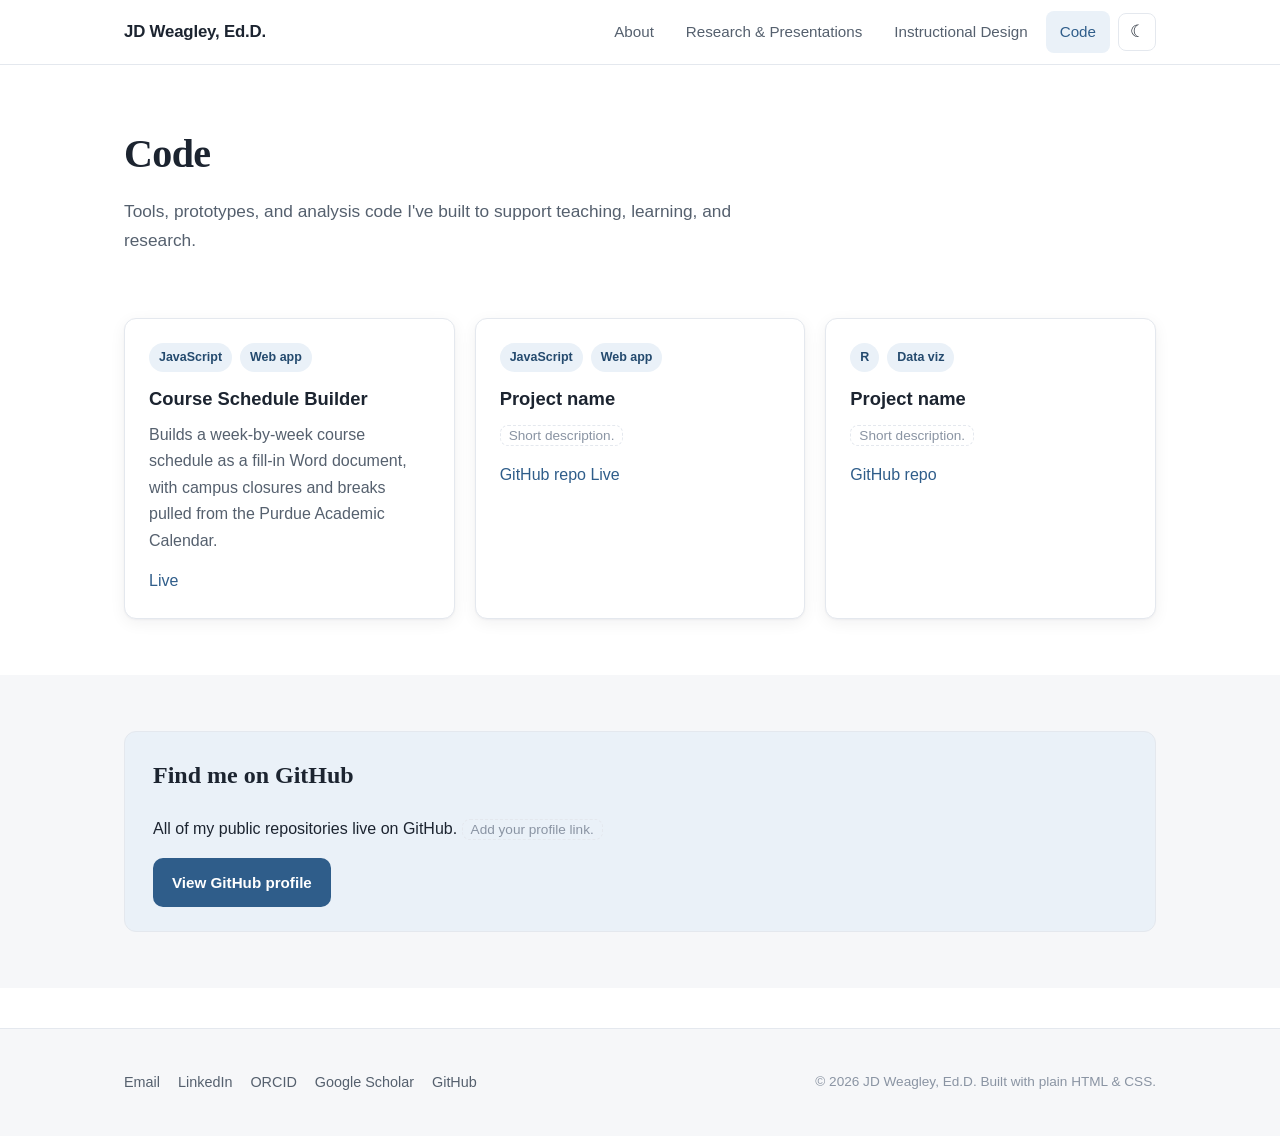
<file: code.html>
<!doctype html>
<html lang="en">
<head>
  <meta charset="utf-8" />
  <meta name="viewport" content="width=device-width, initial-scale=1" />
  <title>Code — JD Weagley, Ed.D.</title>
  <meta name="description" content="Code projects, tools, and prototypes developed by JD Weagley, Ed.D." />
  <link rel="stylesheet" href="assets/css/styles.css" />
  <link rel="icon" href="data:image/svg+xml,<svg xmlns='http://www.w3.org/2000/svg' viewBox='0 0 100 100'><text y='.9em' font-size='90'>🎓</text></svg>" />
</head>
<body>
  <a class="skip-link" href="#main">Skip to content</a>

  <header class="site-header">
    <div class="container">
      <nav class="nav" aria-label="Primary">
        <a class="brand" href="index.html">JD Weagley, Ed.D.</a>
        <div class="nav-right">
          <ul class="nav-links" id="nav-links">
            <li><a href="index.html">About</a></li>
            <li><a href="research.html">Research &amp; Presentations</a></li>
            <li><a href="instructional-design.html">Instructional Design</a></li>
            <li><a href="code.html" class="active">Code</a></li>
          </ul>
          <button id="theme-toggle" class="icon-btn" type="button" aria-label="Toggle color theme">☾</button>
          <button class="nav-toggle" aria-controls="nav-links" aria-expanded="false" aria-label="Toggle menu">☰</button>
        </div>
      </nav>
    </div>
  </header>

  <main id="main">
    <div class="page-head">
      <div class="container">
        <h1>Code</h1>
        <p>Tools, prototypes, and analysis code I've built to support teaching, learning, and research.</p>
      </div>
    </div>

    <section>
      <div class="container">
        <div class="card-grid">
          <article class="card">
            <ul class="tags"><li class="tag">JavaScript</li><li class="tag">Web app</li></ul>
            <h3 style="margin-top:12px">Course Schedule Builder</h3>
            <p>Builds a week-by-week course schedule as a fill-in Word document, with campus closures and breaks pulled from the Purdue Academic Calendar.</p>
            <div class="item-links">
              <a href="course-schedule/">Live</a>
            </div>
          </article>

          <article class="card">
            <ul class="tags"><li class="tag">JavaScript</li><li class="tag">Web app</li></ul>
            <h3 style="margin-top:12px">Project name</h3>
            <p><span class="placeholder">Short description.</span></p>
            <div class="item-links">
              <a href="#">GitHub repo</a>
              <a href="#">Live</a>
            </div>
          </article>

          <article class="card">
            <ul class="tags"><li class="tag">R</li><li class="tag">Data viz</li></ul>
            <h3 style="margin-top:12px">Project name</h3>
            <p><span class="placeholder">Short description.</span></p>
            <div class="item-links">
              <a href="#">GitHub repo</a>
            </div>
          </article>
        </div>
      </div>
    </section>

    <section class="section-soft">
      <div class="container">
        <div class="callout">
          <h2>Find me on GitHub</h2>
          <p>All of my public repositories live on GitHub. <span class="placeholder">Add your profile link.</span></p>
          <div class="btn-row">
            <a class="btn btn-primary" href="https://github.com/">View GitHub profile</a>
          </div>
        </div>
      </div>
    </section>
  </main>

  <footer class="site-footer">
    <div class="container footer-inner">
      <ul class="footer-links">
        <li><a href="mailto:jweagley@purdue.edu">Email</a></li>
        <li><a href="#">LinkedIn</a></li>
        <li><a href="#">ORCID</a></li>
        <li><a href="#">Google Scholar</a></li>
        <li><a href="#">GitHub</a></li>
      </ul>
      <p class="footer-note">© <span id="year"></span> JD Weagley, Ed.D. Built with plain HTML &amp; CSS.</p>
    </div>
  </footer>

  <script src="assets/js/main.js"></script>
</body>
</html>
</file>
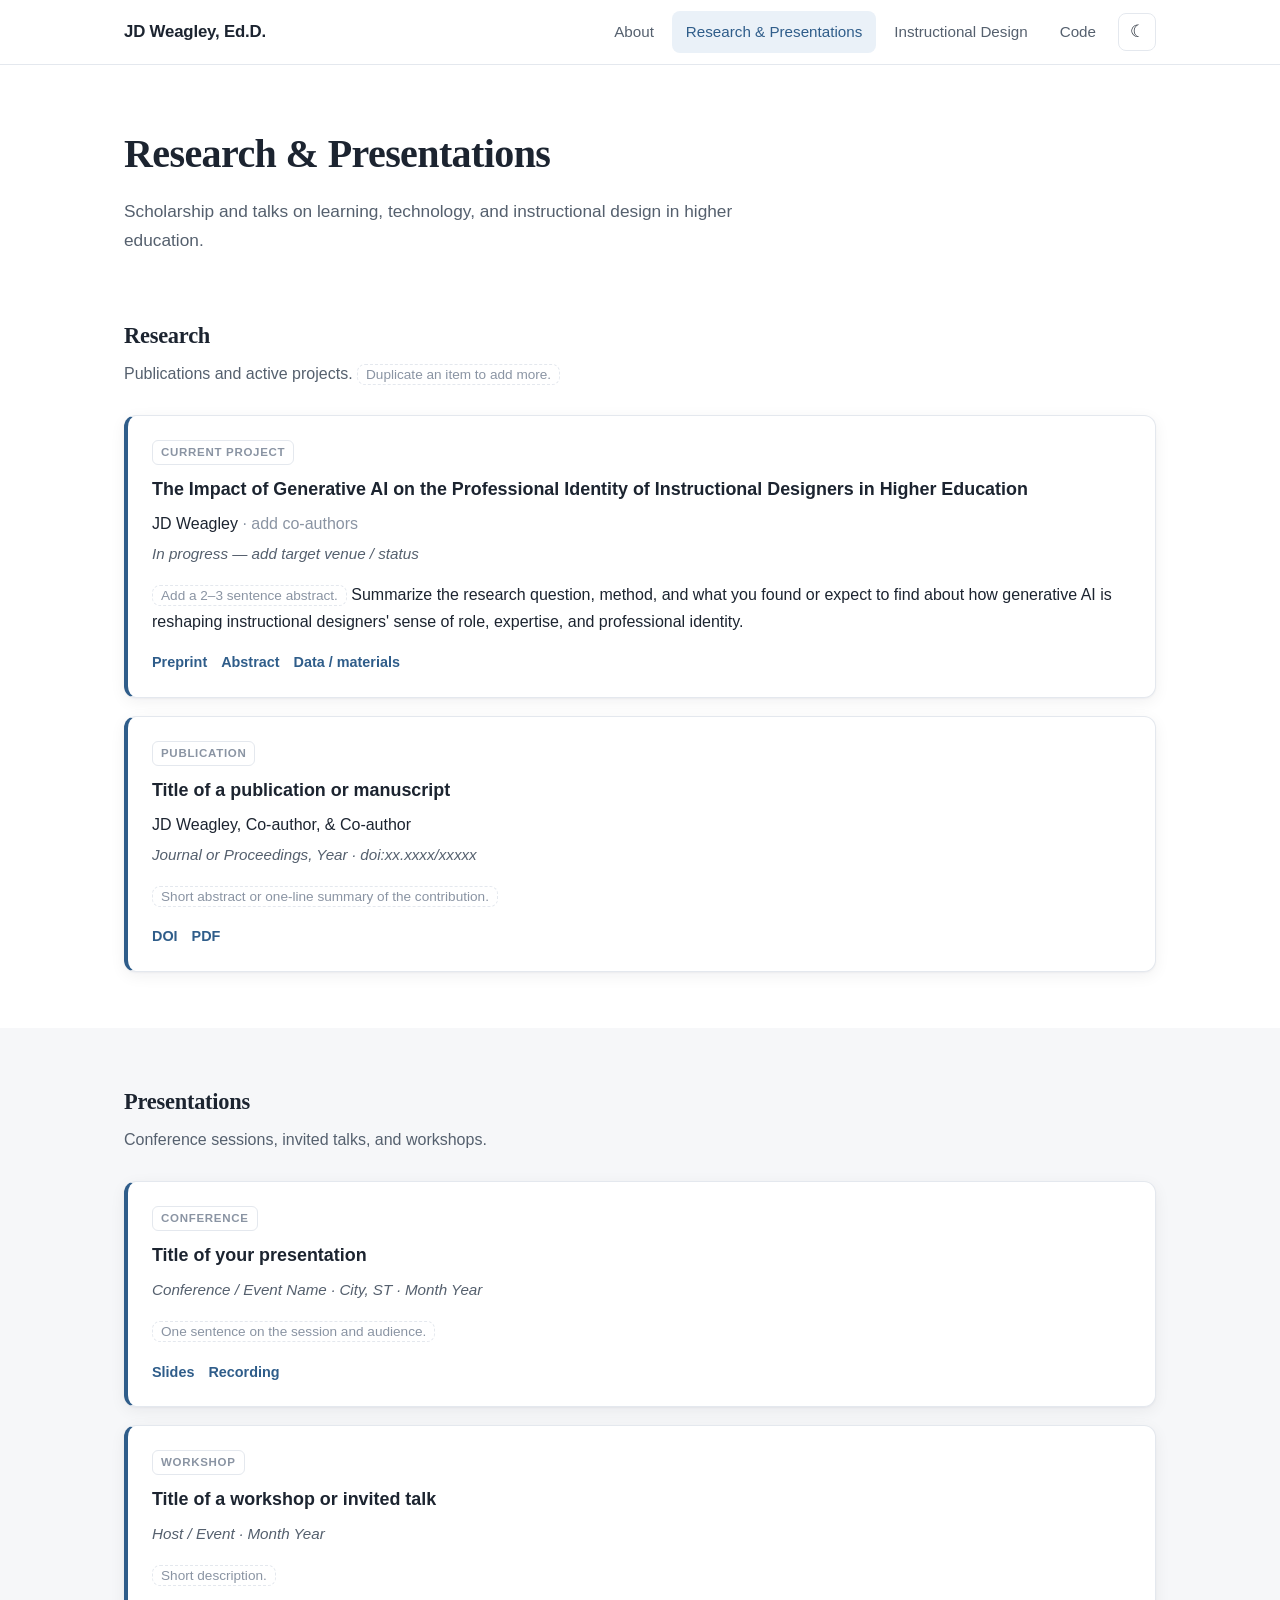
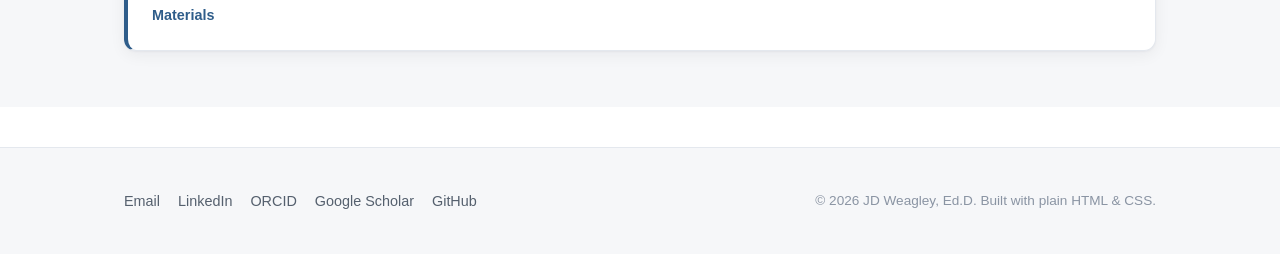
<file: research.html>
<!doctype html>
<html lang="en">
<head>
  <meta charset="utf-8" />
  <meta name="viewport" content="width=device-width, initial-scale=1" />
  <title>Research & Presentations — JD Weagley, Ed.D.</title>
  <meta name="description" content="Research publications, projects, and presentations by JD Weagley, Ed.D." />
  <link rel="stylesheet" href="assets/css/styles.css" />
  <link rel="icon" href="data:image/svg+xml,<svg xmlns='http://www.w3.org/2000/svg' viewBox='0 0 100 100'><text y='.9em' font-size='90'>🎓</text></svg>" />
</head>
<body>
  <a class="skip-link" href="#main">Skip to content</a>

  <header class="site-header">
    <div class="container">
      <nav class="nav" aria-label="Primary">
        <a class="brand" href="index.html">JD Weagley, Ed.D.</a>
        <div class="nav-right">
          <ul class="nav-links" id="nav-links">
            <li><a href="index.html">About</a></li>
            <li><a href="research.html" class="active">Research &amp; Presentations</a></li>
            <li><a href="instructional-design.html">Instructional Design</a></li>
            <li><a href="code.html">Code</a></li>
          </ul>
          <button id="theme-toggle" class="icon-btn" type="button" aria-label="Toggle color theme">☾</button>
          <button class="nav-toggle" aria-controls="nav-links" aria-expanded="false" aria-label="Toggle menu">☰</button>
        </div>
      </nav>
    </div>
  </header>

  <main id="main">
    <div class="page-head">
      <div class="container">
        <h1>Research &amp; Presentations</h1>
        <p>Scholarship and talks on learning, technology, and instructional design in higher education.</p>
      </div>
    </div>

    <!-- RESEARCH -->
    <section>
      <div class="container">
        <h2 class="section-title">Research</h2>
        <p class="section-sub">Publications and active projects. <span class="placeholder">Duplicate an item to add more.</span></p>

        <ul class="item-list">
          <li class="item">
            <span class="badge">Current project</span>
            <h3>The Impact of Generative AI on the Professional Identity of Instructional Designers in Higher Education</h3>
            <p class="authors">JD Weagley<span class="muted"> · add co-authors</span></p>
            <p class="venue">In progress — add target venue / status</p>
            <p>
              <span class="placeholder">Add a 2–3 sentence abstract.</span> Summarize the
              research question, method, and what you found or expect to find about how
              generative AI is reshaping instructional designers' sense of role, expertise,
              and professional identity.
            </p>
            <div class="item-links">
              <a href="#">Preprint</a>
              <a href="#">Abstract</a>
              <a href="#">Data / materials</a>
            </div>
          </li>

          <li class="item">
            <span class="badge">Publication</span>
            <h3>Title of a publication or manuscript</h3>
            <p class="authors">JD Weagley, Co-author, &amp; Co-author</p>
            <p class="venue">Journal or Proceedings, Year · doi:xx.xxxx/xxxxx</p>
            <p><span class="placeholder">Short abstract or one-line summary of the contribution.</span></p>
            <div class="item-links">
              <a href="#">DOI</a>
              <a href="#">PDF</a>
            </div>
          </li>
        </ul>
      </div>
    </section>

    <!-- PRESENTATIONS -->
    <section class="section-soft">
      <div class="container">
        <h2 class="section-title">Presentations</h2>
        <p class="section-sub">Conference sessions, invited talks, and workshops.</p>

        <ul class="item-list">
          <li class="item">
            <span class="badge">Conference</span>
            <h3>Title of your presentation</h3>
            <p class="venue">Conference / Event Name · City, ST · Month Year</p>
            <p><span class="placeholder">One sentence on the session and audience.</span></p>
            <div class="item-links">
              <a href="#">Slides</a>
              <a href="#">Recording</a>
            </div>
          </li>

          <li class="item">
            <span class="badge">Workshop</span>
            <h3>Title of a workshop or invited talk</h3>
            <p class="venue">Host / Event · Month Year</p>
            <p><span class="placeholder">Short description.</span></p>
            <div class="item-links">
              <a href="#">Materials</a>
            </div>
          </li>
        </ul>
      </div>
    </section>
  </main>

  <footer class="site-footer">
    <div class="container footer-inner">
      <ul class="footer-links">
        <li><a href="mailto:jweagley@purdue.edu">Email</a></li>
        <li><a href="#">LinkedIn</a></li>
        <li><a href="#">ORCID</a></li>
        <li><a href="#">Google Scholar</a></li>
        <li><a href="#">GitHub</a></li>
      </ul>
      <p class="footer-note">© <span id="year"></span> JD Weagley, Ed.D. Built with plain HTML &amp; CSS.</p>
    </div>
  </footer>

  <script src="assets/js/main.js"></script>
</body>
</html>
</file>
<file: assets/css/styles.css>
/* =========================================================
   Portfolio — shared styles
   Plain CSS, no build step. Edit tokens below to re-theme.
   ========================================================= */

:root {
  /* Color tokens (light) */
  --bg: #ffffff;
  --bg-soft: #f6f7f9;
  --bg-card: #ffffff;
  --text: #1c2430;
  --text-soft: #55606e;
  --text-faint: #8a94a3;
  --border: #e4e8ee;
  --accent: #2f5d8a;         /* deep slate-blue */
  --accent-soft: #eaf1f8;
  --accent-strong: #244a6e;

  /* Type */
  --font-sans: "Inter", -apple-system, BlinkMacSystemFont, "Segoe UI", Roboto, Helvetica, Arial, sans-serif;
  --font-serif: Georgia, "Times New Roman", serif;

  /* Layout */
  --maxw: 1080px;
  --radius: 12px;
  --shadow: 0 1px 2px rgba(16, 24, 40, 0.04), 0 4px 16px rgba(16, 24, 40, 0.06);
}

@media (prefers-color-scheme: dark) {
  :root {
    --bg: #0f141b;
    --bg-soft: #151c25;
    --bg-card: #161e28;
    --text: #e7ecf3;
    --text-soft: #a9b4c2;
    --text-faint: #6f7c8c;
    --border: #263140;
    --accent: #6ea8dc;
    --accent-soft: #17242f;
    --accent-strong: #8dbde8;
    --shadow: 0 1px 2px rgba(0, 0, 0, 0.3), 0 4px 16px rgba(0, 0, 0, 0.35);
  }
}

/* Explicit theme override via data-theme (optional toggle) */
:root[data-theme="dark"] {
  --bg: #0f141b;
  --bg-soft: #151c25;
  --bg-card: #161e28;
  --text: #e7ecf3;
  --text-soft: #a9b4c2;
  --text-faint: #6f7c8c;
  --border: #263140;
  --accent: #6ea8dc;
  --accent-soft: #17242f;
  --accent-strong: #8dbde8;
  --shadow: 0 1px 2px rgba(0, 0, 0, 0.3), 0 4px 16px rgba(0, 0, 0, 0.35);
}
:root[data-theme="light"] {
  --bg: #ffffff;
  --bg-soft: #f6f7f9;
  --bg-card: #ffffff;
  --text: #1c2430;
  --text-soft: #55606e;
  --text-faint: #8a94a3;
  --border: #e4e8ee;
  --accent: #2f5d8a;
  --accent-soft: #eaf1f8;
  --accent-strong: #244a6e;
  --shadow: 0 1px 2px rgba(16, 24, 40, 0.04), 0 4px 16px rgba(16, 24, 40, 0.06);
}

/* ---------- Reset-ish ---------- */
* { box-sizing: border-box; }
html { scroll-behavior: smooth; }
body {
  margin: 0;
  font-family: var(--font-sans);
  background: var(--bg);
  color: var(--text);
  line-height: 1.65;
  -webkit-font-smoothing: antialiased;
  text-rendering: optimizeLegibility;
}
img { max-width: 100%; height: auto; display: block; }
a { color: var(--accent); text-decoration: none; }
a:hover { text-decoration: underline; }

/* ---------- Accessibility ---------- */
.skip-link {
  position: absolute;
  left: -999px;
  top: 0;
  background: var(--accent);
  color: #fff;
  padding: 10px 16px;
  border-radius: 0 0 8px 0;
  z-index: 100;
}
.skip-link:focus { left: 0; }
:focus-visible { outline: 3px solid var(--accent); outline-offset: 2px; border-radius: 4px; }

/* ---------- Layout ---------- */
.container { width: 100%; max-width: var(--maxw); margin: 0 auto; padding: 0 24px; }
main { min-height: 60vh; }
section { padding: 56px 0; }
.section-soft { background: var(--bg-soft); }

/* ---------- Header / Nav ---------- */
.site-header {
  position: sticky;
  top: 0;
  z-index: 50;
  background: color-mix(in srgb, var(--bg) 88%, transparent);
  backdrop-filter: saturate(160%) blur(10px);
  border-bottom: 1px solid var(--border);
}
.nav {
  display: flex;
  align-items: center;
  justify-content: space-between;
  gap: 16px;
  height: 64px;
}
.brand {
  font-weight: 700;
  letter-spacing: -0.01em;
  color: var(--text);
  font-size: 1.05rem;
}
.brand:hover { text-decoration: none; color: var(--accent); }
.nav-links {
  display: flex;
  align-items: center;
  gap: 4px;
  list-style: none;
  margin: 0;
  padding: 0;
}
.nav-links a {
  display: inline-block;
  padding: 8px 14px;
  border-radius: 8px;
  color: var(--text-soft);
  font-weight: 500;
  font-size: 0.95rem;
}
.nav-links a:hover { background: var(--bg-soft); color: var(--text); text-decoration: none; }
.nav-links a.active { color: var(--accent); background: var(--accent-soft); }

.nav-right { display: flex; align-items: center; gap: 8px; }

.nav-toggle {
  display: none;
  background: none;
  border: 1px solid var(--border);
  border-radius: 8px;
  padding: 8px 10px;
  cursor: pointer;
  color: var(--text);
}

/* Light/dark toggle button */
.icon-btn {
  display: inline-flex;
  align-items: center;
  justify-content: center;
  width: 38px;
  height: 38px;
  font-size: 1.05rem;
  line-height: 1;
  background: none;
  border: 1px solid var(--border);
  border-radius: 8px;
  color: var(--text);
  cursor: pointer;
}
.icon-btn:hover { background: var(--bg-soft); }

@media (max-width: 720px) {
  .nav-toggle { display: inline-flex; }
  .nav-links {
    position: absolute;
    top: 64px;
    left: 0;
    right: 0;
    flex-direction: column;
    align-items: stretch;
    gap: 0;
    background: var(--bg);
    border-bottom: 1px solid var(--border);
    padding: 8px 16px 16px;
    display: none;
  }
  .nav-links.open { display: flex; }
  .nav-links a { padding: 12px 14px; }
}

/* ---------- Hero ---------- */
.hero { padding: 72px 0 48px; }
.hero-grid {
  display: grid;
  grid-template-columns: 1fr 260px;
  gap: 48px;
  align-items: center;
}
.hero-eyebrow {
  text-transform: uppercase;
  letter-spacing: 0.12em;
  font-size: 0.8rem;
  font-weight: 600;
  color: var(--accent);
  margin: 0 0 12px;
}
.hero h1 {
  font-family: var(--font-serif);
  font-size: clamp(2rem, 5vw, 3rem);
  line-height: 1.1;
  margin: 0 0 16px;
  letter-spacing: -0.015em;
}
.hero p.lead { font-size: 1.15rem; color: var(--text-soft); margin: 0 0 24px; max-width: 60ch; }
.avatar {
  width: 220px;
  height: 220px;
  border-radius: 50%;
  object-fit: cover;
  border: 4px solid var(--bg-card);
  box-shadow: var(--shadow);
  background: var(--bg-soft);
  margin-left: auto;
}
@media (max-width: 720px) {
  .hero-grid { grid-template-columns: 1fr; gap: 28px; }
  .avatar { margin: 0 auto; width: 168px; height: 168px; }
}

/* ---------- Buttons ---------- */
.btn-row { display: flex; flex-wrap: wrap; gap: 12px; }
.btn {
  display: inline-flex;
  align-items: center;
  gap: 8px;
  padding: 11px 18px;
  border-radius: 10px;
  font-weight: 600;
  font-size: 0.95rem;
  border: 1px solid transparent;
  cursor: pointer;
}
.btn-primary { background: var(--accent); color: #fff; }
.btn-primary:hover { background: var(--accent-strong); text-decoration: none; }
.btn-ghost { background: transparent; border-color: var(--border); color: var(--text); }
.btn-ghost:hover { background: var(--bg-soft); text-decoration: none; }

/* ---------- Page header ---------- */
.page-head { padding: 56px 0 8px; }
.page-head h1 {
  font-family: var(--font-serif);
  font-size: clamp(1.8rem, 4vw, 2.5rem);
  margin: 0 0 10px;
  letter-spacing: -0.015em;
}
.page-head p { color: var(--text-soft); font-size: 1.08rem; max-width: 70ch; margin: 0; }

/* ---------- Section titles ---------- */
.section-title {
  font-size: 1.4rem;
  font-family: var(--font-serif);
  margin: 0 0 6px;
  letter-spacing: -0.01em;
}
.section-sub { color: var(--text-soft); margin: 0 0 28px; }

/* ---------- Cards ---------- */
.card-grid {
  display: grid;
  grid-template-columns: repeat(auto-fill, minmax(300px, 1fr));
  gap: 20px;
}
.card {
  background: var(--bg-card);
  border: 1px solid var(--border);
  border-radius: var(--radius);
  padding: 24px;
  box-shadow: var(--shadow);
  transition: transform 0.15s ease, box-shadow 0.15s ease;
}
.card:hover { transform: translateY(-3px); box-shadow: 0 6px 24px rgba(16, 24, 40, 0.1); }
.card h3 { margin: 0 0 8px; font-size: 1.15rem; }
.card p { margin: 0 0 14px; color: var(--text-soft); }
.card .meta { font-size: 0.85rem; color: var(--text-faint); margin: 0 0 12px; }

/* ---------- Tags ---------- */
.tags { display: flex; flex-wrap: wrap; gap: 8px; margin: 0; padding: 0; list-style: none; }
.tag {
  font-size: 0.78rem;
  font-weight: 600;
  padding: 4px 10px;
  border-radius: 999px;
  background: var(--accent-soft);
  color: var(--accent-strong);
}

/* ---------- Publication / item list ---------- */
.item-list { list-style: none; margin: 0; padding: 0; display: grid; gap: 18px; }
.item {
  background: var(--bg-card);
  border: 1px solid var(--border);
  border-left: 4px solid var(--accent);
  border-radius: var(--radius);
  padding: 22px 24px;
  box-shadow: var(--shadow);
}
.item h3 { margin: 0 0 6px; font-size: 1.12rem; }
.item .authors { color: var(--text); margin: 0 0 4px; }
.item .venue { color: var(--text-soft); font-style: italic; margin: 0 0 10px; font-size: 0.95rem; }
.item .item-links { display: flex; flex-wrap: wrap; gap: 14px; font-size: 0.9rem; font-weight: 600; }
.badge {
  display: inline-block;
  font-size: 0.72rem;
  font-weight: 700;
  text-transform: uppercase;
  letter-spacing: 0.06em;
  color: var(--text-faint);
  border: 1px solid var(--border);
  border-radius: 6px;
  padding: 2px 8px;
  margin-bottom: 10px;
}

/* ---------- Callout ---------- */
.callout {
  background: var(--accent-soft);
  border: 1px solid var(--border);
  border-radius: var(--radius);
  padding: 24px 28px;
}
.callout h2 { margin-top: 0; font-family: var(--font-serif); }

/* ---------- Prose ---------- */
.prose { max-width: 70ch; }
.prose h2 { font-family: var(--font-serif); margin: 32px 0 8px; letter-spacing: -0.01em; }
.prose p { color: var(--text-soft); }
.prose ul { color: var(--text-soft); }

/* ---------- Footer ---------- */
.site-footer {
  border-top: 1px solid var(--border);
  background: var(--bg-soft);
  padding: 40px 0;
  margin-top: 40px;
}
.footer-inner {
  display: flex;
  flex-wrap: wrap;
  gap: 16px;
  align-items: center;
  justify-content: space-between;
}
.footer-links { display: flex; flex-wrap: wrap; gap: 18px; list-style: none; margin: 0; padding: 0; }
.footer-links a { color: var(--text-soft); font-size: 0.9rem; }
.footer-note { color: var(--text-faint); font-size: 0.85rem; margin: 0; }

/* ---------- Utility ---------- */
.muted { color: var(--text-faint); }
.center { text-align: center; }
.mt-0 { margin-top: 0; }
.placeholder {
  border: 1px dashed var(--border);
  border-radius: 8px;
  padding: 2px 8px;
  color: var(--text-faint);
  font-size: 0.85em;
}
</file>
